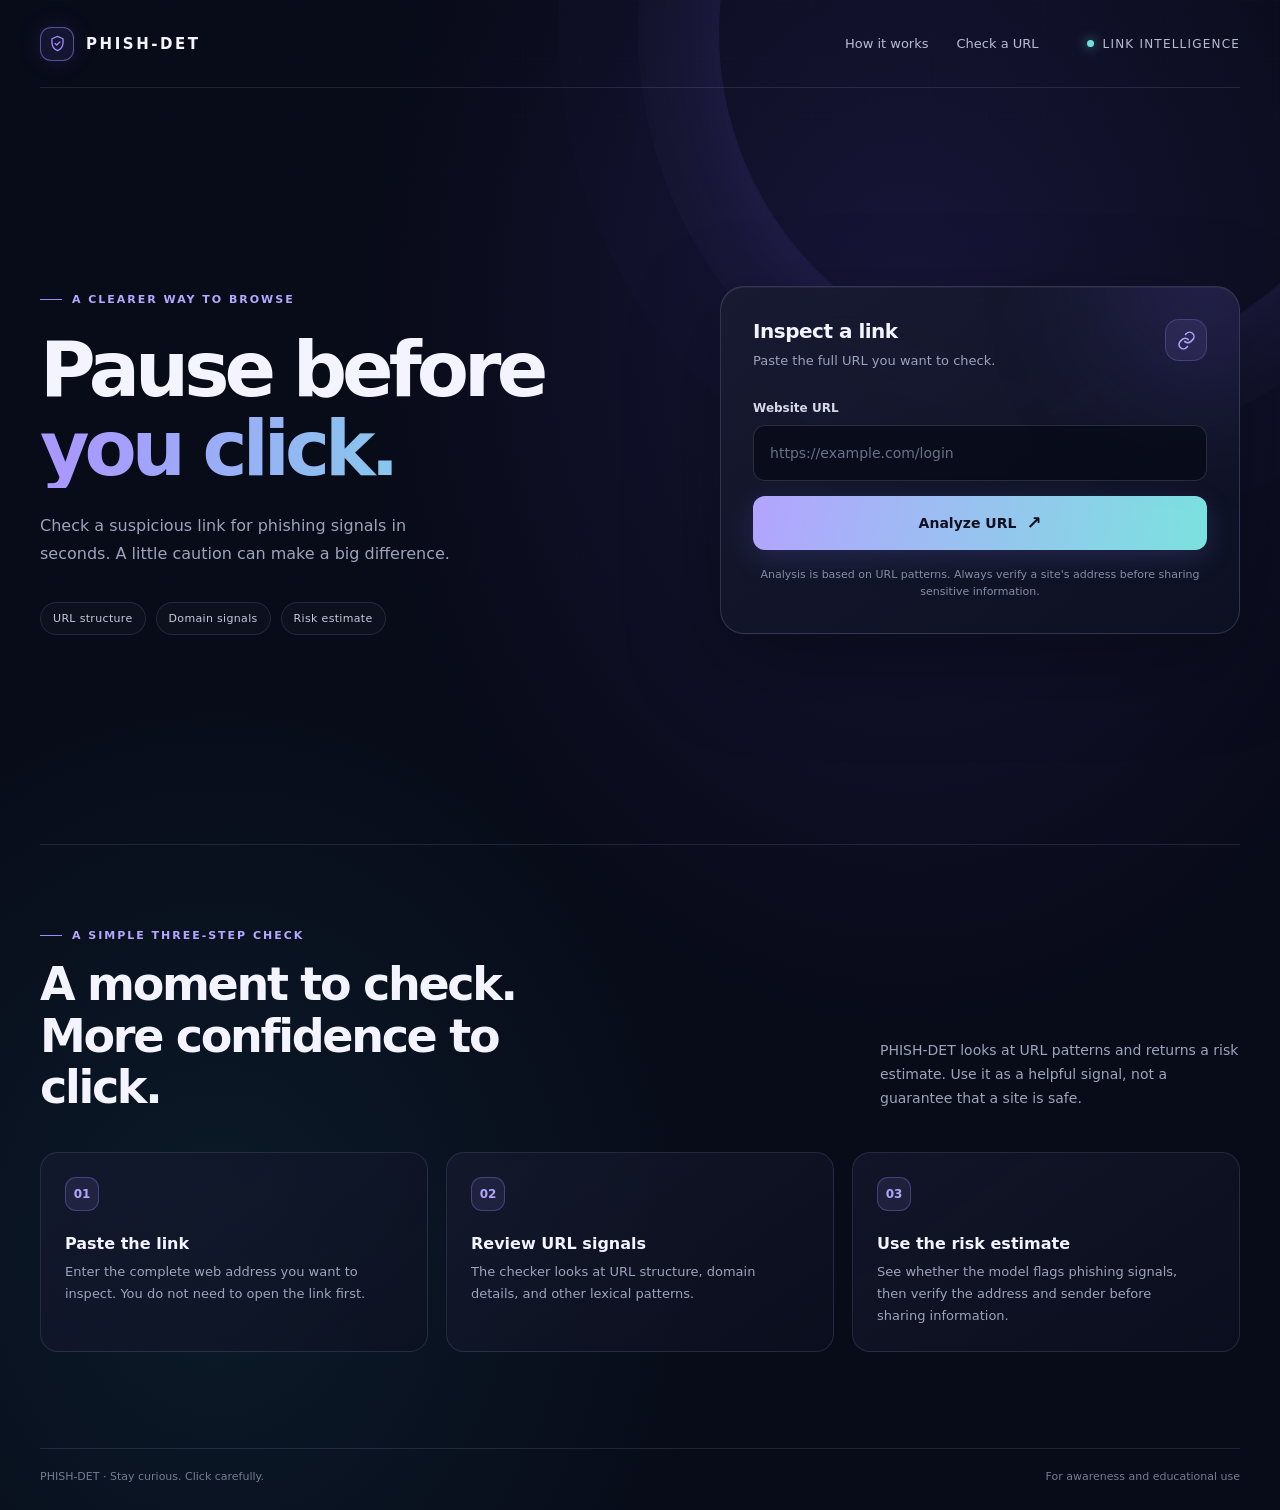
<file: index.html>
<!DOCTYPE html>
<html lang="en">
<head>
    <meta charset="UTF-8">
    <meta name="viewport" content="width=device-width, initial-scale=1.0">
    <meta name="theme-color" content="#080b18">
    <meta name="description" content="PHISH-DET checks URLs for phishing signals before you click.">
    <title>PHISH-DET — Pause before you click</title>
    <style>
        :root {
            color-scheme: dark;
            font-family: Inter, ui-sans-serif, system-ui, -apple-system, BlinkMacSystemFont, "Segoe UI", sans-serif;
            color: #f3f4ff;
            background: #080b18;
            font-synthesis: none;
            text-rendering: optimizeLegibility;
            --muted: #9da3bd;
            --line: rgba(192, 198, 255, 0.13);
            --violet: #9d8aff;
            --cyan: #70e4dc;
        }

        * { box-sizing: border-box; }

        body {
            position: relative;
            isolation: isolate;
            min-width: 320px;
            min-height: 100vh;
            margin: 0;
            overflow-x: hidden;
            background:
                radial-gradient(ellipse at 71% 21%, rgba(86, 62, 186, 0.2), transparent 34rem),
                radial-gradient(ellipse at 17% 83%, rgba(31, 129, 153, 0.13), transparent 32rem),
                #080b18;
        }

        body::before,
        body::after {
            position: fixed;
            z-index: -1;
            pointer-events: none;
            content: "";
        }

        body::before {
            inset: 0;
            opacity: 0.35;
            background-image:
                linear-gradient(rgba(159, 170, 235, 0.045) 1px, transparent 1px),
                linear-gradient(90deg, rgba(159, 170, 235, 0.045) 1px, transparent 1px);
            background-size: 58px 58px;
            mask-image: linear-gradient(to bottom, black, transparent 88%);
        }

        body::after {
            top: -19rem;
            right: -7rem;
            width: 42rem;
            height: 42rem;
            border: 1px solid rgba(147, 132, 255, 0.1);
            border-radius: 50%;
            box-shadow:
                0 0 0 5rem rgba(147, 132, 255, 0.018),
                0 0 0 10rem rgba(147, 132, 255, 0.014),
                0 0 110px rgba(111, 84, 226, 0.16);
            animation: drift 18s ease-in-out infinite alternate;
        }

        button, input { font: inherit; }

        .shell {
            width: min(1200px, calc(100% - 56px));
            margin: 0 auto;
        }

        .topbar {
            display: flex;
            align-items: center;
            justify-content: flex-start;
            gap: 48px;
            min-height: 88px;
            border-bottom: 1px solid var(--line);
        }

        .brand {
            display: inline-flex;
            align-items: center;
            gap: 12px;
            color: #f5f4ff;
            font-size: 15px;
            font-weight: 750;
            letter-spacing: 0.17em;
            text-decoration: none;
        }

        .brand-mark {
            display: grid;
            width: 34px;
            height: 34px;
            place-items: center;
            border: 1px solid rgba(157, 138, 255, 0.5);
            border-radius: 11px;
            color: var(--violet);
            background: rgba(132, 111, 255, 0.11);
            box-shadow: 0 0 24px rgba(128, 104, 255, 0.14);
        }

        .site-nav {
            display: flex;
            align-items: center;
            gap: 28px;
            margin-left: auto;
        }

        .site-nav a {
            color: #b7bdd3;
            font-size: 13px;
            text-decoration: none;
            transition: color 160ms ease;
        }

        .site-nav a:hover,
        .site-nav a:focus-visible { color: #c3b6ff; }

        .top-note {
            display: inline-flex;
            align-items: center;
            gap: 9px;
            color: #b7bdd3;
            font-size: 12px;
            letter-spacing: 0.1em;
            text-transform: uppercase;
        }

        .top-note::before {
            width: 7px;
            height: 7px;
            border-radius: 50%;
            background: var(--cyan);
            box-shadow: 0 0 12px rgba(112, 228, 220, 0.75);
            content: "";
        }

        main {
            display: grid;
            grid-template-columns: minmax(0, 1fr) minmax(390px, 0.9fr);
            align-items: center;
            gap: clamp(44px, 8vw, 108px);
            min-height: calc(100vh - 144px);
            padding: 72px 0 84px;
        }

        .how-section {
            padding: 76px 0 96px;
            border-top: 1px solid var(--line);
        }

        .section-heading {
            display: flex;
            align-items: flex-end;
            justify-content: space-between;
            gap: 32px;
        }

        .section-heading .eyebrow { margin-bottom: 17px; }

        .section-heading h2 {
            max-width: 550px;
            margin: 0;
            font-size: clamp(30px, 4vw, 46px);
            font-weight: 550;
            letter-spacing: -0.05em;
            line-height: 1.12;
        }

        .section-heading > p {
            max-width: 360px;
            margin: 0 0 3px;
            color: var(--muted);
            font-size: 14px;
            line-height: 1.7;
        }

        .steps {
            display: grid;
            grid-template-columns: repeat(3, minmax(0, 1fr));
            gap: 18px;
            margin-top: 38px;
        }

        .step-card {
            min-height: 190px;
            padding: 24px;
            border: 1px solid var(--line);
            border-radius: 18px;
            background: linear-gradient(145deg, rgba(24, 27, 49, 0.66), rgba(13, 17, 34, 0.58));
        }

        .step-number {
            display: inline-grid;
            width: 34px;
            height: 34px;
            place-items: center;
            border: 1px solid rgba(157, 138, 255, 0.3);
            border-radius: 11px;
            color: #b3a5ff;
            background: rgba(157, 138, 255, 0.1);
            font-size: 12px;
            font-weight: 700;
        }

        .step-card h3 {
            margin: 23px 0 8px;
            font-size: 16px;
            font-weight: 600;
        }

        .step-card p {
            max-width: 320px;
            margin: 0;
            color: var(--muted);
            font-size: 13px;
            line-height: 1.7;
        }

        .intro { max-width: 540px; }

        .eyebrow {
            display: inline-flex;
            align-items: center;
            gap: 10px;
            margin: 0 0 25px;
            color: #b4a8ff;
            font-size: 11px;
            font-weight: 700;
            letter-spacing: 0.18em;
            text-transform: uppercase;
        }

        .eyebrow::before {
            width: 22px;
            height: 1px;
            background: var(--violet);
            content: "";
        }

        h1 {
            margin: 0;
            font-size: clamp(44px, 6.2vw, 76px);
            font-weight: 600;
            letter-spacing: -0.065em;
            line-height: 1.03;
        }

        h1 span {
            display: block;
            color: transparent;
            background: linear-gradient(100deg, #a999ff 8%, #78dce4 92%);
            background-clip: text;
            -webkit-background-clip: text;
        }

        .intro-copy {
            max-width: 430px;
            margin: 24px 0 0;
            color: var(--muted);
            font-size: 16px;
            line-height: 1.75;
        }

        .signal-list {
            display: flex;
            flex-wrap: wrap;
            gap: 10px;
            margin: 34px 0 0;
            padding: 0;
            list-style: none;
        }

        .signal-list li {
            padding: 9px 12px;
            border: 1px solid var(--line);
            border-radius: 999px;
            color: #c4c9dc;
            background: rgba(255, 255, 255, 0.025);
            font-size: 11px;
            letter-spacing: 0.03em;
        }

        .analyzer {
            position: relative;
            padding: 32px;
            overflow: hidden;
            border: 1px solid rgba(194, 187, 255, 0.19);
            border-radius: 24px;
            background: linear-gradient(145deg, rgba(24, 27, 49, 0.93), rgba(13, 17, 34, 0.91));
            box-shadow: 0 28px 90px rgba(0, 0, 0, 0.34), inset 0 1px rgba(255, 255, 255, 0.055);
            backdrop-filter: blur(20px);
        }

        .analyzer::before {
            position: absolute;
            top: -110px;
            right: -80px;
            width: 220px;
            height: 220px;
            border-radius: 50%;
            background: rgba(111, 87, 220, 0.18);
            filter: blur(60px);
            content: "";
            pointer-events: none;
        }

        .card-heading {
            position: relative;
            display: flex;
            align-items: flex-start;
            justify-content: space-between;
            gap: 12px;
            margin-bottom: 30px;
        }

        .card-heading h2 {
            margin: 0;
            font-size: 20px;
            font-weight: 600;
            letter-spacing: -0.025em;
        }

        .card-heading p {
            margin: 8px 0 0;
            color: var(--muted);
            font-size: 13px;
            line-height: 1.5;
        }

        .card-icon {
            display: grid;
            flex: 0 0 42px;
            width: 42px;
            height: 42px;
            place-items: center;
            border: 1px solid rgba(157, 138, 255, 0.25);
            border-radius: 14px;
            color: #b3a5ff;
            background: rgba(157, 138, 255, 0.1);
        }

        label {
            display: block;
            margin-bottom: 10px;
            color: #d7d9e8;
            font-size: 12px;
            font-weight: 600;
        }

        .input-wrap { position: relative; }

        input {
            width: 100%;
            height: 56px;
            padding: 0 16px;
            border: 1px solid rgba(180, 185, 218, 0.19);
            border-radius: 12px;
            outline: none;
            color: #f3f4ff;
            background: rgba(6, 9, 21, 0.7);
            font-size: 14px;
            transition: border-color 160ms ease, box-shadow 160ms ease;
        }

        input::placeholder { color: #69708a; }

        input:focus {
            border-color: rgba(157, 138, 255, 0.78);
            box-shadow: 0 0 0 4px rgba(157, 138, 255, 0.1);
        }

        .analyze-button {
            display: flex;
            align-items: center;
            justify-content: center;
            gap: 10px;
            width: 100%;
            min-height: 54px;
            margin-top: 15px;
            border: 0;
            border-radius: 12px;
            color: #111023;
            background: linear-gradient(100deg, #b3a4ff, #7be2df);
            box-shadow: 0 8px 28px rgba(117, 129, 255, 0.18);
            cursor: pointer;
            font-size: 14px;
            font-weight: 750;
            transition: transform 160ms ease, filter 160ms ease, opacity 160ms ease;
        }

        .analyze-button:hover:not(:disabled) {
            transform: translateY(-2px);
            filter: brightness(1.08);
        }

        .analyze-button:focus-visible {
            outline: 3px solid rgba(123, 226, 223, 0.65);
            outline-offset: 3px;
        }

        .analyze-button:disabled { cursor: wait; opacity: 0.72; }

        .button-arrow { font-size: 18px; line-height: 1; }

        .privacy-note {
            margin: 16px 0 0;
            color: #858ca7;
            font-size: 11px;
            line-height: 1.6;
            text-align: center;
        }

        .result-box {
            margin-top: 20px;
            padding: 15px 16px;
            border: 1px solid var(--line);
            border-radius: 12px;
            color: #dce0f2;
            background: rgba(255, 255, 255, 0.035);
            font-size: 13px;
            line-height: 1.6;
            white-space: pre-line;
        }

        .result-box[hidden] { display: none; }
        .result-box.safe { border-color: rgba(112, 228, 220, 0.35); color: #a4eee4; background: rgba(37, 143, 133, 0.1); }
        .result-box.phishing, .result-box.error { border-color: rgba(255, 125, 150, 0.35); color: #ffabb8; background: rgba(166, 49, 83, 0.12); }
        .result-box.loading { color: #c5baff; }

        footer {
            display: flex;
            justify-content: space-between;
            gap: 16px;
            padding: 21px 0 27px;
            border-top: 1px solid var(--line);
            color: #747b96;
            font-size: 11px;
        }

        @keyframes drift {
            from { transform: translate3d(0, 0, 0); }
            to { transform: translate3d(-28px, 25px, 0); }
        }

        @media (max-width: 800px) {
            .topbar { gap: 24px; }
            .site-nav { gap: 18px; }

            main {
                grid-template-columns: 1fr;
                gap: 42px;
                min-height: auto;
                padding: 66px 0;
            }

            .intro { max-width: 620px; }
            .intro-copy { max-width: 520px; }
            .analyzer { width: min(100%, 560px); }
            .section-heading { align-items: flex-start; flex-direction: column; gap: 14px; }
            .steps { grid-template-columns: 1fr; }
            .step-card { min-height: auto; }
        }

        @media (max-width: 520px) {
            .shell { width: min(100% - 32px, 440px); }
            .topbar { min-height: 72px; }
            .site-nav { gap: 13px; }
            .site-nav a { font-size: 11px; }
            .top-note { display: none; }
            main { gap: 36px; padding: 52px 0; }
            h1 { font-size: clamp(43px, 13vw, 62px); }
            .intro-copy { font-size: 14px; }
            .analyzer { padding: 24px 20px; border-radius: 20px; }
            .how-section { padding: 54px 0 68px; }
            .step-card { padding: 21px; }
            footer { flex-direction: column; gap: 7px; }
        }

        @media (prefers-reduced-motion: reduce) {
            *, *::before, *::after {
                scroll-behavior: auto !important;
                animation-duration: 0.01ms !important;
                animation-iteration-count: 1 !important;
                transition-duration: 0.01ms !important;
            }
        }
    </style>
</head>
<body>
    <div class="shell">
        <header class="topbar" id="top">
            <a class="brand" href="#top" aria-label="PHISH-DET home">
                <span class="brand-mark" aria-hidden="true">
                    <svg width="19" height="19" viewBox="0 0 24 24" fill="none">
                        <path d="M12 3 19 6v5c0 4.7-2.9 8.1-7 10-4.1-1.9-7-5.3-7-10V6l7-3Z" stroke="currentColor" stroke-width="1.7" stroke-linejoin="round"/>
                        <path d="m9 12 2 2 4-4" stroke="currentColor" stroke-width="1.7" stroke-linecap="round" stroke-linejoin="round"/>
                    </svg>
                </span>
                PHISH-DET
            </a>
            <nav class="site-nav" aria-label="Primary navigation">
                <a href="#how-it-works">How it works</a>
                <a href="#analyzer">Check a URL</a>
            </nav>
            <span class="top-note">Link intelligence</span>
        </header>

        <main>
            <section class="intro" aria-labelledby="page-title">
                <p class="eyebrow">A clearer way to browse</p>
                <h1 id="page-title">Pause before <span>you click.</span></h1>
                <p class="intro-copy">
                    Check a suspicious link for phishing signals in seconds.
                    A little caution can make a big difference.
                </p>
                <ul class="signal-list" aria-label="What the scan checks">
                    <li>URL structure</li>
                    <li>Domain signals</li>
                    <li>Risk estimate</li>
                </ul>
            </section>

            <section class="analyzer" id="analyzer" aria-labelledby="analyzer-title">
                <div class="card-heading">
                    <div>
                        <h2 id="analyzer-title">Inspect a link</h2>
                        <p>Paste the full URL you want to check.</p>
                    </div>
                    <span class="card-icon" aria-hidden="true">
                        <svg width="21" height="21" viewBox="0 0 24 24" fill="none">
                            <path d="M10 13a5 5 0 0 0 7.1 0l2-2A5 5 0 0 0 12 3.9l-1.1 1.1" stroke="currentColor" stroke-width="1.7" stroke-linecap="round"/>
                            <path d="M14 11a5 5 0 0 0-7.1 0l-2 2A5 5 0 0 0 12 20.1l1.1-1.1" stroke="currentColor" stroke-width="1.7" stroke-linecap="round"/>
                        </svg>
                    </span>
                </div>

                <form id="urlForm">
                    <label for="urlInput">Website URL</label>
                    <div class="input-wrap">
                        <input
                            id="urlInput"
                            name="url"
                            type="url"
                            placeholder="https://example.com/login"
                            autocomplete="url"
                            inputmode="url"
                            required
                        >
                    </div>
                    <button class="analyze-button" id="analyzeButton" type="submit">
                        <span id="buttonLabel">Analyze URL</span>
                        <span class="button-arrow" aria-hidden="true">↗</span>
                    </button>
                </form>

                <div class="result-box" id="result" role="status" aria-live="polite" hidden></div>
                <p class="privacy-note">Analysis is based on URL patterns. Always verify a site's address before sharing sensitive information.</p>
            </section>
        </main>

        <section class="how-section" id="how-it-works" aria-labelledby="how-title">
            <div class="section-heading">
                <div>
                    <p class="eyebrow">A simple three-step check</p>
                    <h2 id="how-title">A moment to check. More confidence to click.</h2>
                </div>
                <p>PHISH-DET looks at URL patterns and returns a risk estimate. Use it as a helpful signal, not a guarantee that a site is safe.</p>
            </div>
            <div class="steps">
                <article class="step-card">
                    <span class="step-number">01</span>
                    <h3>Paste the link</h3>
                    <p>Enter the complete web address you want to inspect. You do not need to open the link first.</p>
                </article>
                <article class="step-card">
                    <span class="step-number">02</span>
                    <h3>Review URL signals</h3>
                    <p>The checker looks at URL structure, domain details, and other lexical patterns.</p>
                </article>
                <article class="step-card">
                    <span class="step-number">03</span>
                    <h3>Use the risk estimate</h3>
                    <p>See whether the model flags phishing signals, then verify the address and sender before sharing information.</p>
                </article>
            </div>
        </section>

        <footer>
            <span>PHISH-DET · Stay curious. Click carefully.</span>
            <span>For awareness and educational use</span>
        </footer>
    </div>

    <script>
        const urlForm = document.getElementById("urlForm");
        const urlInput = document.getElementById("urlInput");
        const analyzeButton = document.getElementById("analyzeButton");
        const buttonLabel = document.getElementById("buttonLabel");
        const result = document.getElementById("result");

        function showResult(state, message) {
            result.className = `result-box ${state}`;
            result.textContent = message;
            result.hidden = false;
        }

        urlForm.addEventListener("submit", async (event) => {
            event.preventDefault();
            if (!urlForm.reportValidity()) return;

            analyzeButton.disabled = true;
            buttonLabel.textContent = "Analyzing...";
            showResult("loading", "Checking URL patterns...");

            try {
                const response = await fetch("http://127.0.0.1:8000/predict", {
                    method: "POST",
                    headers: { "Content-Type": "application/json" },
                    body: JSON.stringify({ url: urlInput.value.trim() })
                });
                const data = await response.json();

                if (!response.ok) {
                    const message = typeof data.detail === "string" ? data.detail : "The analysis service returned an error.";
                    throw new Error(message);
                }

                const score = Number(data.confidence_score);
                if (typeof data.is_phishing !== "boolean" || !Number.isFinite(score)) {
                    throw new Error("The analysis service returned an unexpected response.");
                }

                const message = data.is_phishing
                    ? `Potential phishing detected.\nPhishing risk score: ${score}%`
                    : `No strong phishing signals detected.\nPhishing risk score: ${score}%`;
                showResult(data.is_phishing ? "phishing" : "safe", message);
            } catch (error) {
                const message = error instanceof TypeError
                    ? "Could not connect to the analysis service. Make sure the backend is running."
                    : error.message;
                showResult("error", message);
            } finally {
                analyzeButton.disabled = false;
                buttonLabel.textContent = "Analyze URL";
            }
        });
    </script>
</body>
</html>
</file>
